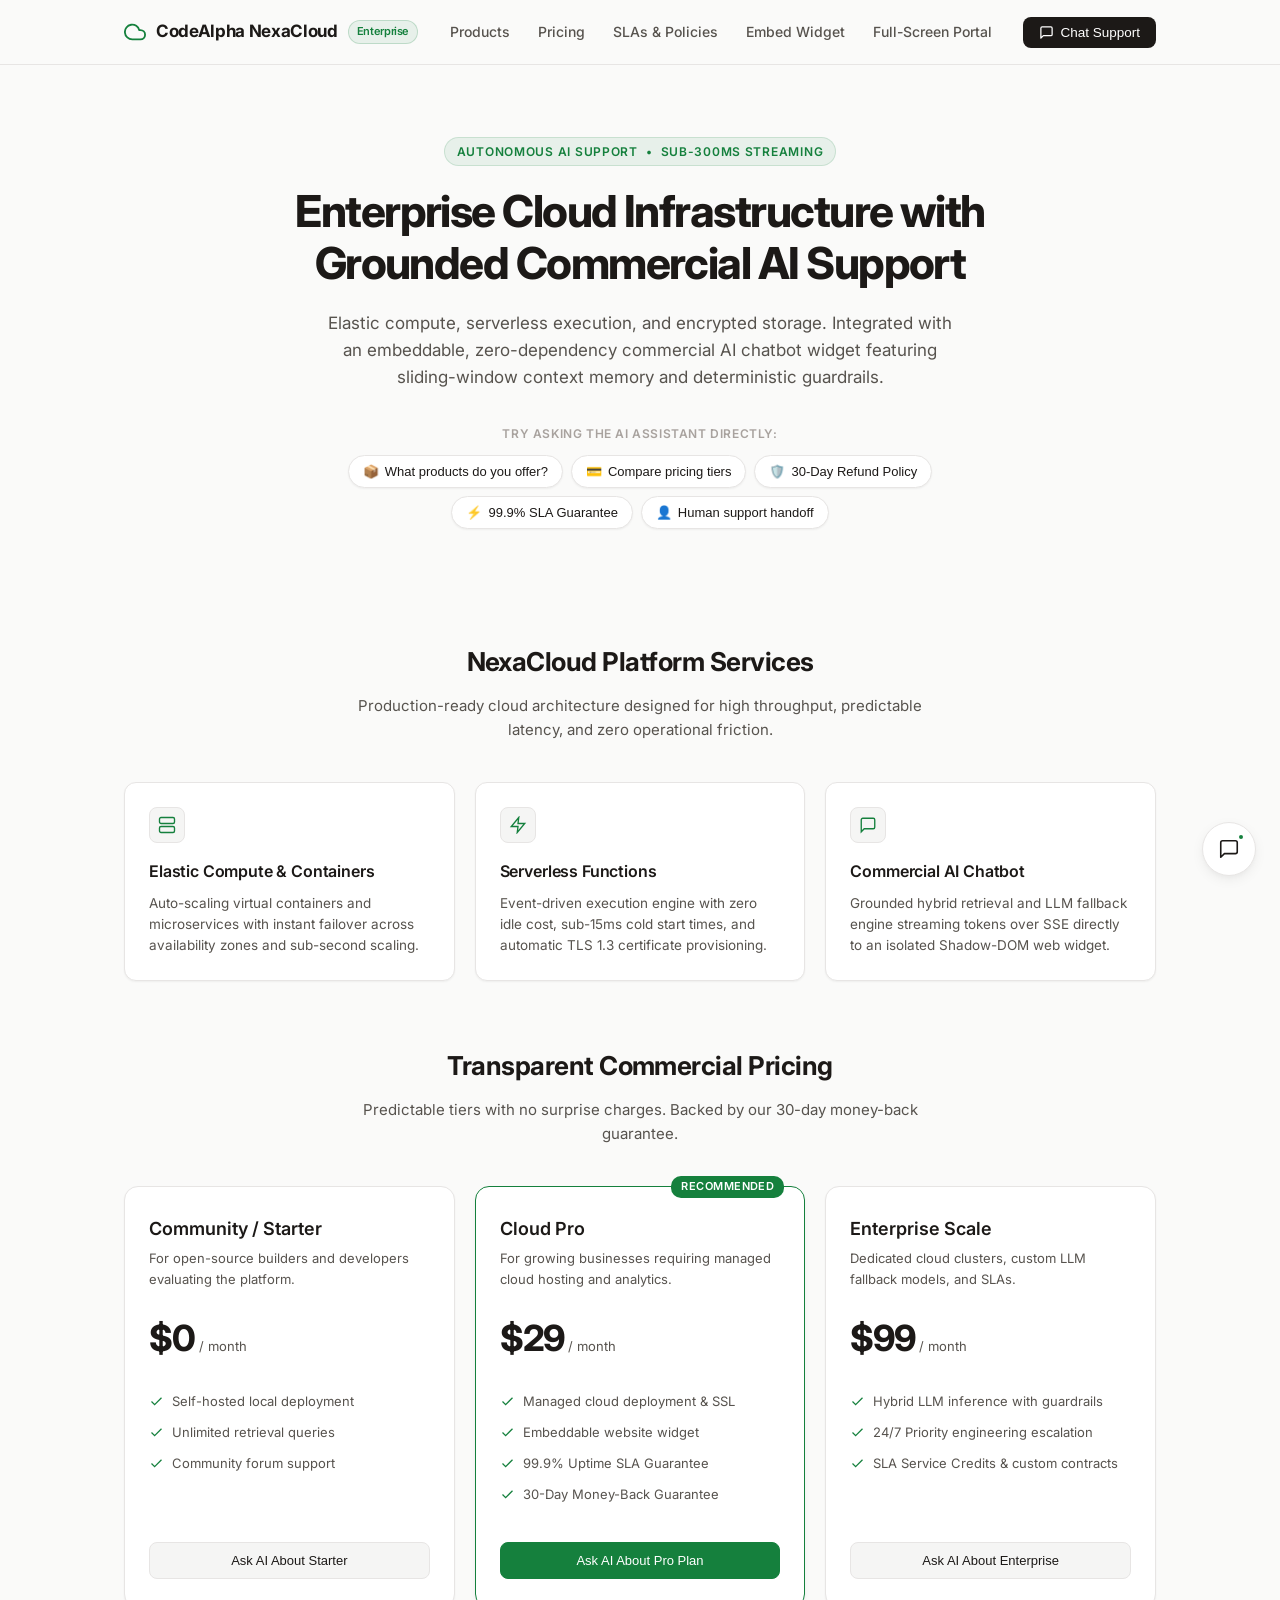
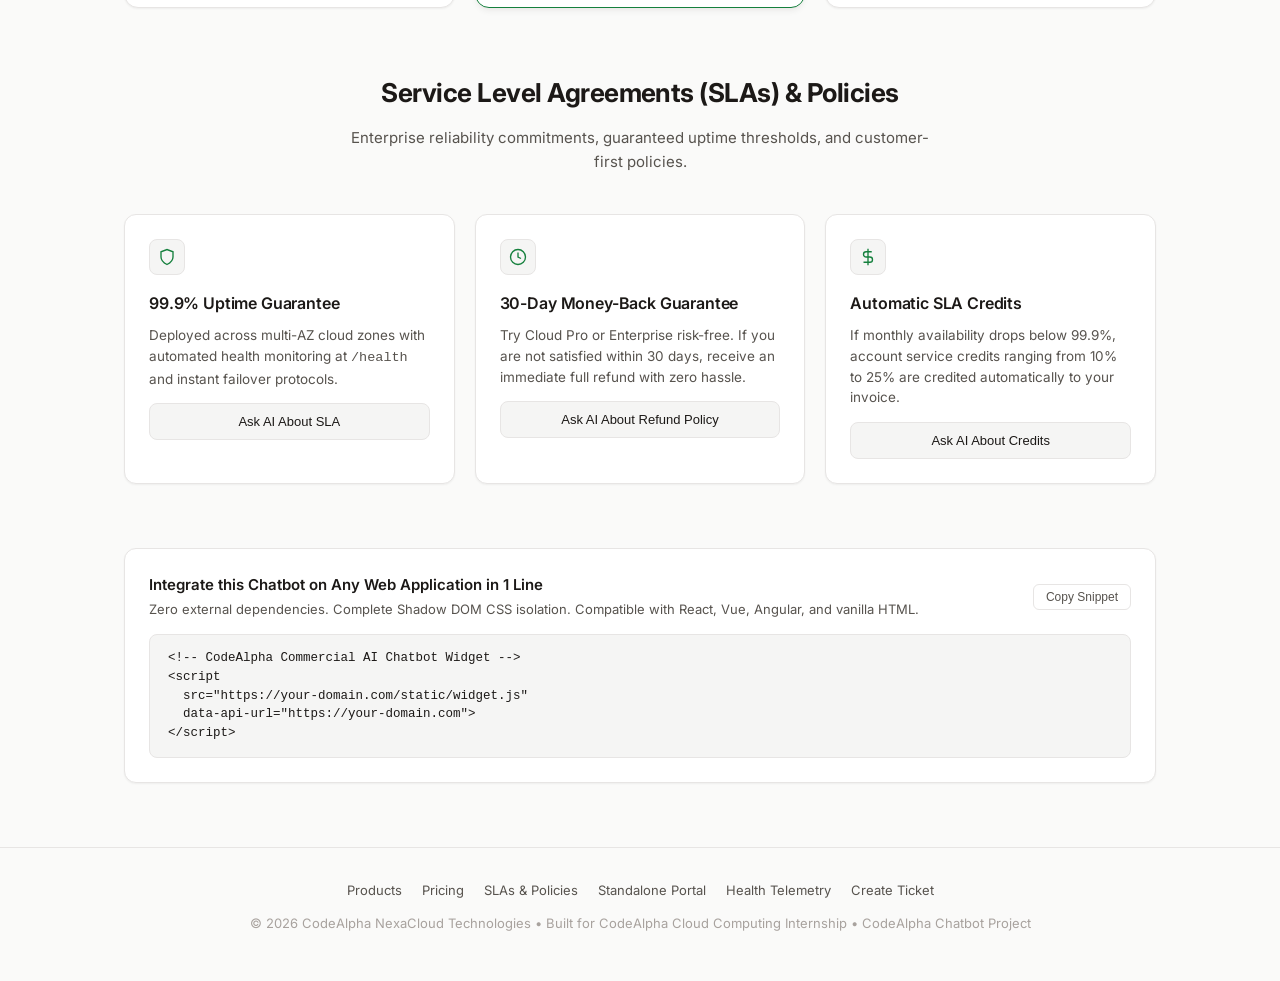
<file: templates/index.html>
<!DOCTYPE html>
<html lang="en">
<head>
  <meta charset="UTF-8">
  <meta name="viewport" content="width=device-width, initial-scale=1.0">
  <title>CodeAlpha NexaCloud — Enterprise Cloud Infrastructure & AI Assistant</title>
  <meta name="description" content="Next-generation cloud compute, serverless microservices, and autonomous commercial AI support with sub-300ms streaming.">
  <link rel="preconnect" href="https://fonts.googleapis.com">
  <link rel="preconnect" href="https://fonts.gstatic.com" crossorigin>
  <link href="https://fonts.googleapis.com/css2?family=Inter:wght@400;500;600;700&display=swap" rel="stylesheet">
  <style>
    :root {
      --font-sans: 'Inter', -apple-system, BlinkMacSystemFont, "Segoe UI", Roboto, sans-serif;
      --bg-canvas: #fafaf9;
      --bg-surface: #ffffff;
      --bg-subtle: #f5f5f4;
      --border-subtle: #e7e5e4;
      --border-accent: #d6d3d1;
      --text-main: #1c1917;
      --text-secondary: #57534e;
      --text-tertiary: #a8a29e;
      --brand-accent: #15803d;
      --brand-accent-hover: #166534;
      --brand-accent-soft: rgba(21, 128, 61, 0.08);
      --shadow-sm: 0 1px 2px 0 rgba(28, 25, 23, 0.05);
      --shadow-md: 0 4px 6px -1px rgba(28, 25, 23, 0.06), 0 2px 4px -2px rgba(28, 25, 23, 0.04);
      --shadow-lg: 0 10px 15px -3px rgba(28, 25, 23, 0.08), 0 4px 6px -4px rgba(28, 25, 23, 0.04);
    }

    html {
      scroll-behavior: smooth;
    }

    * {
      box-sizing: border-box;
      margin: 0;
      padding: 0;
    }

    body {
      font-family: var(--font-sans);
      background-color: var(--bg-canvas);
      color: var(--text-main);
      line-height: 1.6;
      -webkit-font-smoothing: antialiased;
    }

    a {
      color: inherit;
      text-decoration: none;
    }

    /* Container */
    .container {
      max-width: 1080px;
      margin: 0 auto;
      padding: 0 24px;
    }

    /* Header Navigation */
    .nav-bar {
      border-bottom: 1px solid var(--border-subtle);
      background-color: rgba(250, 250, 249, 0.95);
      backdrop-filter: blur(8px);
      position: sticky;
      top: 0;
      z-index: 100;
    }

    .nav-inner {
      display: flex;
      align-items: center;
      justify-content: space-between;
      height: 64px;
    }

    .nav-brand {
      display: flex;
      align-items: center;
      gap: 10px;
      font-weight: 700;
      font-size: 17px;
      letter-spacing: -0.02em;
      color: var(--text-main);
    }

    .nav-brand-badge {
      font-size: 11px;
      font-weight: 600;
      background-color: var(--brand-accent-soft);
      color: var(--brand-accent);
      padding: 2px 8px;
      border-radius: 12px;
      border: 1px solid rgba(21, 128, 61, 0.2);
    }

    .nav-links {
      display: flex;
      align-items: center;
      gap: 28px;
      list-style: none;
    }

    .nav-links a {
      font-size: 14px;
      color: var(--text-secondary);
      font-weight: 500;
      transition: color 0.15s;
    }

    .nav-links a:hover {
      color: var(--text-main);
    }

    .nav-cta {
      background-color: var(--text-main);
      color: #ffffff;
      padding: 8px 16px;
      border-radius: 8px;
      font-size: 13.5px;
      font-weight: 500;
      border: none;
      cursor: pointer;
      transition: background-color 0.15s;
      display: inline-flex;
      align-items: center;
      gap: 6px;
    }

    .nav-cta:hover {
      background-color: #292524;
    }

    /* Hero Section */
    .hero {
      padding: 72px 0 48px;
      text-align: center;
    }

    .hero-eyebrow {
      display: inline-flex;
      align-items: center;
      gap: 8px;
      font-size: 12px;
      font-weight: 600;
      text-transform: uppercase;
      letter-spacing: 0.06em;
      color: var(--brand-accent);
      background-color: var(--brand-accent-soft);
      padding: 4px 12px;
      border-radius: 20px;
      margin-bottom: 20px;
      border: 1px solid rgba(21, 128, 61, 0.15);
    }

    .hero-title {
      font-size: 44px;
      font-weight: 750;
      letter-spacing: -0.035em;
      line-height: 1.18;
      max-width: 820px;
      margin: 0 auto 20px;
      color: var(--text-main);
    }

    .hero-desc {
      font-size: 17px;
      color: var(--text-secondary);
      max-width: 640px;
      margin: 0 auto 32px;
      line-height: 1.6;
    }

    /* Quick Interactive Chips */
    .quick-chips-wrap {
      max-width: 720px;
      margin: 0 auto;
    }

    .chips-label {
      font-size: 12px;
      text-transform: uppercase;
      letter-spacing: 0.05em;
      color: var(--text-tertiary);
      margin-bottom: 12px;
      font-weight: 600;
    }

    .chips-group {
      display: flex;
      flex-wrap: wrap;
      justify-content: center;
      gap: 8px;
    }

    .action-chip {
      background-color: var(--bg-surface);
      border: 1px solid var(--border-subtle);
      color: var(--text-main);
      padding: 8px 14px;
      border-radius: 20px;
      font-size: 13px;
      font-weight: 500;
      cursor: pointer;
      display: inline-flex;
      align-items: center;
      gap: 6px;
      box-shadow: var(--shadow-sm);
      transition: all 0.15s ease;
    }

    .action-chip:hover {
      border-color: var(--brand-accent);
      color: var(--brand-accent);
      background-color: var(--brand-accent-soft);
      transform: translateY(-1px);
      box-shadow: var(--shadow-md);
    }

    /* Feature Cards */
    .section-title {
      font-size: 26px;
      font-weight: 700;
      letter-spacing: -0.02em;
      text-align: center;
      margin: 64px 0 12px;
    }

    .section-desc {
      font-size: 15px;
      color: var(--text-secondary);
      text-align: center;
      max-width: 580px;
      margin: 0 auto 40px;
    }

    .grid-3 {
      display: grid;
      grid-template-columns: repeat(3, 1fr);
      gap: 20px;
      margin-bottom: 64px;
    }

    .feature-card {
      background-color: var(--bg-surface);
      border: 1px solid var(--border-subtle);
      border-radius: 12px;
      padding: 24px;
      box-shadow: var(--shadow-sm);
      transition: border-color 0.15s, box-shadow 0.15s;
    }

    .feature-card:hover {
      border-color: var(--border-accent);
      box-shadow: var(--shadow-md);
    }

    .feature-icon {
      width: 36px;
      height: 36px;
      border-radius: 8px;
      background-color: var(--bg-subtle);
      border: 1px solid var(--border-subtle);
      display: flex;
      align-items: center;
      justify-content: center;
      color: var(--brand-accent);
      margin-bottom: 16px;
    }

    .feature-icon svg {
      width: 18px;
      height: 18px;
      stroke: currentColor;
      fill: none;
      stroke-width: 1.8;
    }

    .feature-card h3 {
      font-size: 16px;
      font-weight: 600;
      margin-bottom: 8px;
      letter-spacing: -0.01em;
    }

    .feature-card p {
      font-size: 13.5px;
      color: var(--text-secondary);
      line-height: 1.55;
    }

    /* Pricing Section */
    .pricing-grid {
      display: grid;
      grid-template-columns: repeat(3, 1fr);
      gap: 20px;
      margin-bottom: 64px;
    }

    .pricing-card {
      background-color: var(--bg-surface);
      border: 1px solid var(--border-subtle);
      border-radius: 14px;
      padding: 28px 24px;
      box-shadow: var(--shadow-sm);
      display: flex;
      flex-direction: column;
      position: relative;
    }

    .pricing-card.featured {
      border-color: var(--brand-accent);
      box-shadow: var(--shadow-md);
    }

    .pricing-badge {
      position: absolute;
      top: -11px;
      right: 20px;
      background-color: var(--brand-accent);
      color: #ffffff;
      font-size: 11px;
      font-weight: 600;
      padding: 2px 10px;
      border-radius: 10px;
      text-transform: uppercase;
      letter-spacing: 0.04em;
    }

    .pricing-title {
      font-size: 18px;
      font-weight: 600;
      margin-bottom: 4px;
    }

    .pricing-desc {
      font-size: 13px;
      color: var(--text-secondary);
      margin-bottom: 20px;
      min-height: 38px;
    }

    .pricing-price {
      display: flex;
      align-items: baseline;
      gap: 4px;
      margin-bottom: 24px;
    }

    .price-num {
      font-size: 36px;
      font-weight: 750;
      letter-spacing: -0.03em;
    }

    .price-period {
      font-size: 13px;
      color: var(--text-secondary);
    }

    .pricing-features {
      list-style: none;
      margin-bottom: 28px;
      flex: 1;
    }

    .pricing-features li {
      font-size: 13px;
      color: var(--text-secondary);
      margin-bottom: 10px;
      display: flex;
      align-items: center;
      gap: 8px;
    }

    .pricing-features li svg {
      width: 15px;
      height: 15px;
      stroke: var(--brand-accent);
      fill: none;
      stroke-width: 2;
      flex-shrink: 0;
    }

    .pricing-btn {
      background-color: var(--bg-subtle);
      color: var(--text-main);
      border: 1px solid var(--border-subtle);
      padding: 10px 16px;
      border-radius: 8px;
      font-size: 13px;
      font-weight: 500;
      cursor: pointer;
      text-align: center;
      transition: all 0.15s;
    }

    .pricing-btn:hover {
      background-color: var(--brand-accent-soft);
      border-color: var(--brand-accent);
      color: var(--brand-accent);
    }

    .pricing-card.featured .pricing-btn {
      background-color: var(--brand-accent);
      color: #ffffff;
      border-color: var(--brand-accent);
    }

    .pricing-card.featured .pricing-btn:hover {
      background-color: var(--brand-accent-hover);
    }

    /* Integration Snippet Box */
    .code-box-card {
      background-color: var(--bg-surface);
      border: 1px solid var(--border-subtle);
      border-radius: 12px;
      padding: 24px;
      margin-bottom: 64px;
      box-shadow: var(--shadow-sm);
    }

    .code-box-header {
      display: flex;
      align-items: center;
      justify-content: space-between;
      margin-bottom: 14px;
    }

    .code-box-header h3 {
      font-size: 15px;
      font-weight: 600;
    }

    .copy-btn {
      background: none;
      border: 1px solid var(--border-subtle);
      padding: 5px 12px;
      border-radius: 6px;
      font-size: 12px;
      cursor: pointer;
      color: var(--text-secondary);
      transition: all 0.15s;
    }

    .copy-btn:hover {
      border-color: var(--brand-accent);
      color: var(--brand-accent);
    }

    .code-snippet {
      background-color: var(--bg-subtle);
      border: 1px solid var(--border-subtle);
      border-radius: 8px;
      padding: 14px 18px;
      font-family: ui-monospace, SFMono-Regular, Menlo, Monaco, Consolas, monospace;
      font-size: 12.5px;
      color: var(--text-main);
      overflow-x: auto;
      line-height: 1.5;
    }

    /* Footer */
    .footer {
      border-top: 1px solid var(--border-subtle);
      padding: 32px 0 48px;
      text-align: center;
      font-size: 13px;
      color: var(--text-tertiary);
    }

    .footer-links {
      display: flex;
      justify-content: center;
      gap: 20px;
      margin-bottom: 12px;
    }

    .footer-links a {
      color: var(--text-secondary);
    }

    .footer-links a:hover {
      color: var(--text-main);
    }

    @media (max-width: 768px) {
      .hero-title {
        font-size: 32px;
      }
      .grid-3, .pricing-grid {
        grid-template-columns: 1fr;
      }
      .nav-links {
        display: none;
      }
    }
  </style>
</head>
<body>

  <!-- Top Navigation Bar -->
  <header class="nav-bar">
    <div class="container nav-inner">
      <div class="nav-brand">
        <svg width="22" height="22" viewBox="0 0 24 24" fill="none" stroke="#15803d" stroke-width="2" stroke-linecap="round" stroke-linejoin="round">
          <path d="M18 10h-1.26A8 8 0 1 0 9 20h9a5 5 0 0 0 0-10z"></path>
        </svg>
        <span>CodeAlpha NexaCloud</span>
        <span class="nav-brand-badge">Enterprise</span>
      </div>

      <ul class="nav-links">
        <li><a href="#products">Products</a></li>
        <li><a href="#pricing">Pricing</a></li>
        <li><a href="#slas">SLAs & Policies</a></li>
        <li><a href="#integration">Embed Widget</a></li>
        <li><a href="/chat" target="_blank">Full-Screen Portal</a></li>
      </ul>

      <button class="nav-cta" onclick="window.CodeAlphaChatbot.open()">
        <svg width="15" height="15" viewBox="0 0 24 24" fill="none" stroke="currentColor" stroke-width="2" stroke-linecap="round" stroke-linejoin="round">
          <path d="M21 15a2 2 0 0 1-2 2H7l-4 4V5a2 2 0 0 1 2-2h14a2 2 0 0 1 2 2z"></path>
        </svg>
        Chat Support
      </button>
    </div>
  </header>

  <!-- Hero Section -->
  <section class="hero">
    <div class="container">
      <div class="hero-eyebrow">
        <span>Autonomous AI Support</span>
        <span>•</span>
        <span>Sub-300ms Streaming</span>
      </div>

      <h1 class="hero-title">
        Enterprise Cloud Infrastructure with Grounded Commercial AI Support
      </h1>

      <p class="hero-desc">
        Elastic compute, serverless execution, and encrypted storage. Integrated with an embeddable, zero-dependency commercial AI chatbot widget featuring sliding-window context memory and deterministic guardrails.
      </p>

      <!-- Interactive Prompt Chips (Trigger Widget with Predefined Queries) -->
      <div class="quick-chips-wrap">
        <div class="chips-label">Try Asking the AI Assistant directly:</div>
        <div class="chips-group">
          <button class="action-chip" onclick="window.CodeAlphaChatbot.ask('What products and services do you offer?')">
            <span>📦</span> What products do you offer?
          </button>
          <button class="action-chip" onclick="window.CodeAlphaChatbot.ask('What are your pricing plans and tier comparisons?')">
            <span>💳</span> Compare pricing tiers
          </button>
          <button class="action-chip" onclick="window.CodeAlphaChatbot.ask('What is your return and refund policy?')">
            <span>🛡️</span> 30-Day Refund Policy
          </button>
          <button class="action-chip" onclick="window.CodeAlphaChatbot.ask('What is your uptime SLA guarantee?')">
            <span>⚡</span> 99.9% SLA Guarantee
          </button>
          <button class="action-chip" onclick="window.CodeAlphaChatbot.ask('I want to speak with a human agent')">
            <span>👤</span> Human support handoff
          </button>
        </div>
      </div>
    </div>
  </section>

  <!-- Products Section -->
  <section class="container" id="products">
    <h2 class="section-title">NexaCloud Platform Services</h2>
    <p class="section-desc">Production-ready cloud architecture designed for high throughput, predictable latency, and zero operational friction.</p>

    <div class="grid-3">
      <div class="feature-card">
        <div class="feature-icon">
          <svg viewBox="0 0 24 24"><rect x="2" y="2" width="20" height="8" rx="2" ry="2"></rect><rect x="2" y="14" width="20" height="8" rx="2" ry="2"></rect><line x1="6" y1="6" x2="6.01" y2="6"></line><line x1="6" y1="18" x2="6.01" y2="18"></line></svg>
        </div>
        <h3>Elastic Compute & Containers</h3>
        <p>Auto-scaling virtual containers and microservices with instant failover across availability zones and sub-second scaling.</p>
      </div>

      <div class="feature-card">
        <div class="feature-icon">
          <svg viewBox="0 0 24 24"><path d="M13 2L3 14h9l-1 8 10-12h-9l1-8z"></path></svg>
        </div>
        <h3>Serverless Functions</h3>
        <p>Event-driven execution engine with zero idle cost, sub-15ms cold start times, and automatic TLS 1.3 certificate provisioning.</p>
      </div>

      <div class="feature-card">
        <div class="feature-icon">
          <svg viewBox="0 0 24 24"><path d="M21 15a2 2 0 0 1-2 2H7l-4 4V5a2 2 0 0 1 2-2h14a2 2 0 0 1 2 2z"></path></svg>
        </div>
        <h3>Commercial AI Chatbot</h3>
        <p>Grounded hybrid retrieval and LLM fallback engine streaming tokens over SSE directly to an isolated Shadow-DOM web widget.</p>
      </div>
    </div>
  </section>

  <!-- Pricing Plans Section -->
  <section class="container" id="pricing">
    <h2 class="section-title">Transparent Commercial Pricing</h2>
    <p class="section-desc">Predictable tiers with no surprise charges. Backed by our 30-day money-back guarantee.</p>

    <div class="pricing-grid">
      <!-- Starter Tier -->
      <div class="pricing-card">
        <div class="pricing-title">Community / Starter</div>
        <div class="pricing-desc">For open-source builders and developers evaluating the platform.</div>
        <div class="pricing-price">
          <span class="price-num">$0</span>
          <span class="price-period">/ month</span>
        </div>
        <ul class="pricing-features">
          <li>
            <svg viewBox="0 0 24 24"><polyline points="20 6 9 17 4 12"></polyline></svg>
            Self-hosted local deployment
          </li>
          <li>
            <svg viewBox="0 0 24 24"><polyline points="20 6 9 17 4 12"></polyline></svg>
            Unlimited retrieval queries
          </li>
          <li>
            <svg viewBox="0 0 24 24"><polyline points="20 6 9 17 4 12"></polyline></svg>
            Community forum support
          </li>
        </ul>
        <button class="pricing-btn" onclick="window.CodeAlphaChatbot.ask('Tell me about the Starter free plan features')">
          Ask AI About Starter
        </button>
      </div>

      <!-- Pro Tier -->
      <div class="pricing-card featured">
        <span class="pricing-badge">Recommended</span>
        <div class="pricing-title">Cloud Pro</div>
        <div class="pricing-desc">For growing businesses requiring managed cloud hosting and analytics.</div>
        <div class="pricing-price">
          <span class="price-num">$29</span>
          <span class="price-period">/ month</span>
        </div>
        <ul class="pricing-features">
          <li>
            <svg viewBox="0 0 24 24"><polyline points="20 6 9 17 4 12"></polyline></svg>
            Managed cloud deployment & SSL
          </li>
          <li>
            <svg viewBox="0 0 24 24"><polyline points="20 6 9 17 4 12"></polyline></svg>
            Embeddable website widget
          </li>
          <li>
            <svg viewBox="0 0 24 24"><polyline points="20 6 9 17 4 12"></polyline></svg>
            99.9% Uptime SLA Guarantee
          </li>
          <li>
            <svg viewBox="0 0 24 24"><polyline points="20 6 9 17 4 12"></polyline></svg>
            30-Day Money-Back Guarantee
          </li>
        </ul>
        <button class="pricing-btn" onclick="window.CodeAlphaChatbot.ask('Tell me about the Cloud Pro plan and SLA guarantee')">
          Ask AI About Pro Plan
        </button>
      </div>

      <!-- Enterprise Tier -->
      <div class="pricing-card">
        <div class="pricing-title">Enterprise Scale</div>
        <div class="pricing-desc">Dedicated cloud clusters, custom LLM fallback models, and SLAs.</div>
        <div class="pricing-price">
          <span class="price-num">$99</span>
          <span class="price-period">/ month</span>
        </div>
        <ul class="pricing-features">
          <li>
            <svg viewBox="0 0 24 24"><polyline points="20 6 9 17 4 12"></polyline></svg>
            Hybrid LLM inference with guardrails
          </li>
          <li>
            <svg viewBox="0 0 24 24"><polyline points="20 6 9 17 4 12"></polyline></svg>
            24/7 Priority engineering escalation
          </li>
          <li>
            <svg viewBox="0 0 24 24"><polyline points="20 6 9 17 4 12"></polyline></svg>
            SLA Service Credits & custom contracts
          </li>
        </ul>
        <button class="pricing-btn" onclick="window.CodeAlphaChatbot.ask('What is included in the Enterprise Scale plan?')">
          Ask AI About Enterprise
        </button>
      </div>
    </div>
  </section>

  <!-- SLAs & Policies Section -->
  <section class="container" id="slas">
    <h2 class="section-title">Service Level Agreements (SLAs) & Policies</h2>
    <p class="section-desc">Enterprise reliability commitments, guaranteed uptime thresholds, and customer-first policies.</p>

    <div class="grid-3">
      <div class="feature-card">
        <div class="feature-icon">
          <svg viewBox="0 0 24 24"><path d="M12 22s8-4 8-10V5l-8-3-8 3v7c0 6 8 10 8 10z"></path></svg>
        </div>
        <h3>99.9% Uptime Guarantee</h3>
        <p>Deployed across multi-AZ cloud zones with automated health monitoring at <code>/health</code> and instant failover protocols.</p>
        <button class="pricing-btn" style="width: 100%; margin-top: 14px;" onclick="window.CodeAlphaChatbot.ask('Tell me about your SLA and uptime guarantee')">
          Ask AI About SLA
        </button>
      </div>

      <div class="feature-card">
        <div class="feature-icon">
          <svg viewBox="0 0 24 24"><circle cx="12" cy="12" r="10"></circle><polyline points="12 6 12 12 16 14"></polyline></svg>
        </div>
        <h3>30-Day Money-Back Guarantee</h3>
        <p>Try Cloud Pro or Enterprise risk-free. If you are not satisfied within 30 days, receive an immediate full refund with zero hassle.</p>
        <button class="pricing-btn" style="width: 100%; margin-top: 14px;" onclick="window.CodeAlphaChatbot.ask('What is your refund policy?')">
          Ask AI About Refund Policy
        </button>
      </div>

      <div class="feature-card">
        <div class="feature-icon">
          <svg viewBox="0 0 24 24"><line x1="12" y1="1" x2="12" y2="23"></line><path d="M17 5H9.5a3.5 3.5 0 0 0 0 7h5a3.5 3.5 0 0 1 0 7H6"></path></svg>
        </div>
        <h3>Automatic SLA Credits</h3>
        <p>If monthly availability drops below 99.9%, account service credits ranging from 10% to 25% are credited automatically to your invoice.</p>
        <button class="pricing-btn" style="width: 100%; margin-top: 14px;" onclick="window.CodeAlphaChatbot.ask('How do SLA service credits work?')">
          Ask AI About Credits
        </button>
      </div>
    </div>
  </section>

  <!-- Embed Widget Section -->
  <section class="container" id="integration">
    <div class="code-box-card">
      <div class="code-box-header">
        <div>
          <h3>Integrate this Chatbot on Any Web Application in 1 Line</h3>
          <p style="font-size: 13px; color: var(--text-secondary); margin-top: 2px;">
            Zero external dependencies. Complete Shadow DOM CSS isolation. Compatible with React, Vue, Angular, and vanilla HTML.
          </p>
        </div>
        <button class="copy-btn" id="copy-btn" onclick="copySnippet()">Copy Snippet</button>
      </div>
      <pre class="code-snippet" id="snippet-code">&lt;!-- CodeAlpha Commercial AI Chatbot Widget --&gt;
&lt;script 
  src="https://your-domain.com/static/widget.js" 
  data-api-url="https://your-domain.com"&gt;
&lt;/script&gt;</pre>
    </div>
  </section>

  <!-- Footer -->
  <footer class="footer">
    <div class="container">
      <div class="footer-links">
        <a href="#products">Products</a>
        <a href="#pricing">Pricing</a>
        <a href="#slas">SLAs & Policies</a>
        <a href="/chat">Standalone Portal</a>
        <a href="/health">Health Telemetry</a>
        <a href="javascript:void(0)" onclick="window.CodeAlphaChatbot.ask('ticket: General sales inquiry')">Create Ticket</a>
      </div>
      <p>© 2026 CodeAlpha NexaCloud Technologies • Built for CodeAlpha Cloud Computing Internship • CodeAlpha Chatbot Project</p>
    </div>
  </footer>

  <script>
    function copySnippet() {
      const text = document.getElementById("snippet-code").innerText;
      navigator.clipboard.writeText(text).then(() => {
        const btn = document.getElementById("copy-btn");
        btn.innerText = "Copied!";
        setTimeout(() => btn.innerText = "Copy Snippet", 2000);
      });
    }
  </script>

  <!-- Embeddable Commercial AI Chatbot Widget -->
  <script src="/static/widget.js"></script>
</body>
</html>
</file>
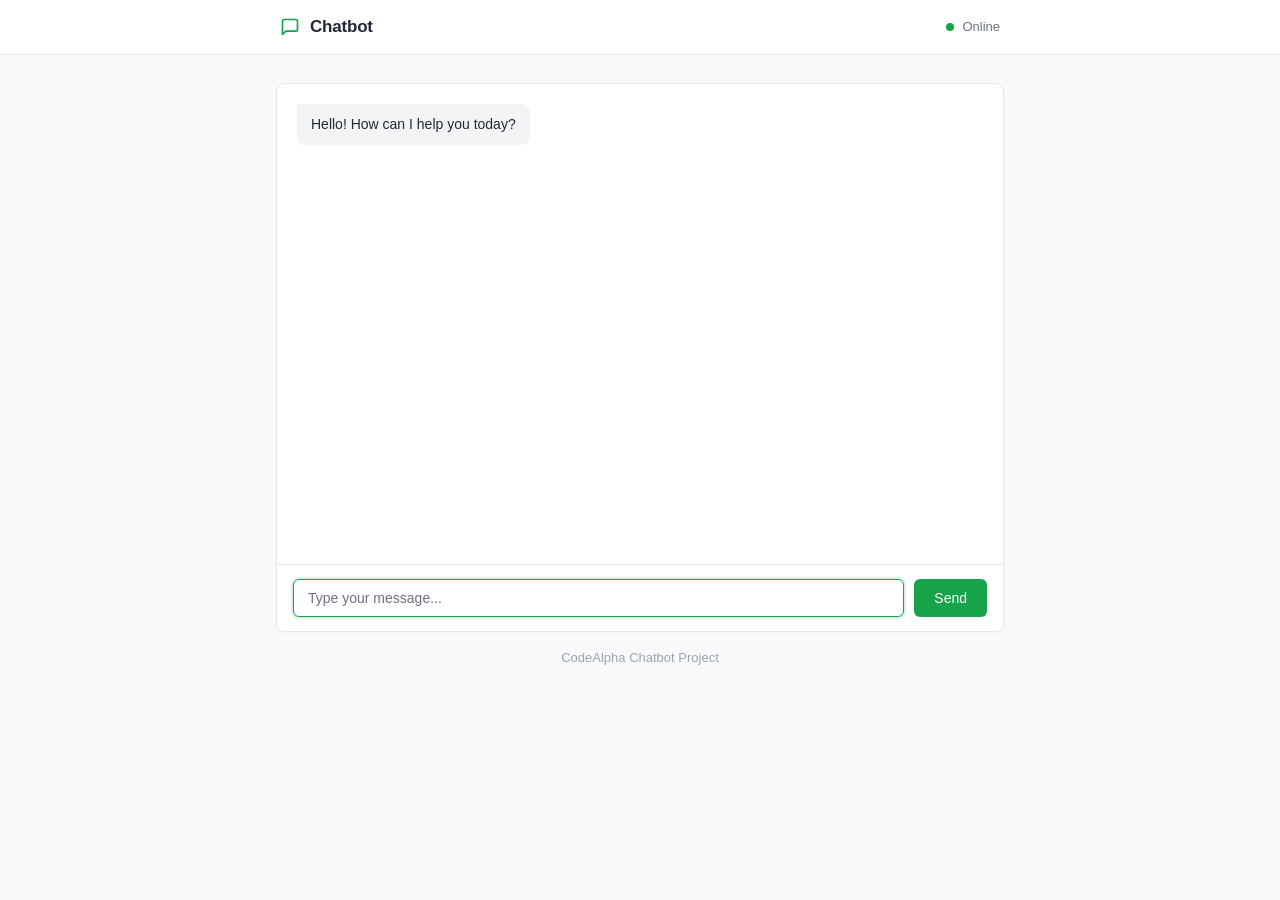
<file: templates/chat.html>
<!DOCTYPE html>
<html lang="en">
<head>
  <meta charset="UTF-8">
  <meta name="viewport" content="width=device-width, initial-scale=1.0">
  <title>Chatbot - CodeAlpha Chatbot Project</title>
  <link rel="stylesheet" href="/static/css/style.css">
</head>
<body>

  <!-- Header -->
  <header class="header">
    <div class="header-container">
      <div class="header-left">
        <svg class="chat-icon" viewBox="0 0 24 24" width="20" height="20" fill="none" stroke="currentColor" stroke-width="2" stroke-linecap="round" stroke-linejoin="round">
          <path d="M21 15a2 2 0 0 1-2 2H7l-4 4V5a2 2 0 0 1 2-2h14a2 2 0 0 1 2 2z"></path>
        </svg>
        <span class="header-title">Chatbot</span>
      </div>
      <div class="header-right">
        <span class="status-indicator"></span>
        <span class="status-text">Online</span>
      </div>
    </div>
  </header>

  <!-- Main Chat Container -->
  <main class="main-container">
    <div class="chat-card">
      <div id="chat-messages" class="chat-messages" aria-live="polite">
        <!-- Initial Welcome Message -->
        <div class="message bot">
          <div class="bubble">Hello! How can I help you today?</div>
        </div>
      </div>

      <!-- Message Input Form -->
      <form id="chat-form" class="chat-input-area">
        <input
          type="text"
          id="user-input"
          class="chat-input"
          placeholder="Type your message..."
          autocomplete="off"
          required
        />
        <button type="submit" id="send-button" class="send-btn">Send</button>
      </form>
    </div>

    <!-- Footer -->
    <footer class="footer">
      CodeAlpha Chatbot Project
    </footer>
  </main>

  <script src="/static/js/main.js"></script>
</body>
</html>
</file>
<file: static/css/style.css>
/* Simple, Clean, Natural Styling for CodeAlpha Chatbot */

:root {
  --bg-page: #f8f9fa;
  --bg-card: #ffffff;
  --text-main: #1f2937;
  --text-muted: #6b7280;
  --text-footer: #9ca3af;
  --border-color: #e5e7eb;
  --input-border: #d1d5db;

  /* Subtle soft green accent */
  --accent-green: #16a34a;
  --accent-green-hover: #15803d;
  --bubble-bot-bg: #f3f4f6;
  --bubble-bot-text: #1f2937;
  --bubble-user-bg: #dcfce7;
  --bubble-user-text: #14532d;
}

* {
  box-sizing: border-box;
  margin: 0;
  padding: 0;
}

body {
  font-family: 'Inter', Arial, -apple-system, BlinkMacSystemFont, 'Segoe UI', Roboto, sans-serif;
  background-color: var(--bg-page);
  color: var(--text-main);
  line-height: 1.5;
  min-height: 100vh;
  display: flex;
  flex-direction: column;
}

/* Header */
.header {
  background-color: var(--bg-card);
  border-bottom: 1px solid var(--border-color);
  width: 100%;
}

.header-container {
  max-width: 760px;
  margin: 0 auto;
  padding: 14px 20px;
  display: flex;
  align-items: center;
  justify-content: space-between;
}

.header-left {
  display: flex;
  align-items: center;
  gap: 10px;
}

.chat-icon {
  color: var(--accent-green);
  display: flex;
  align-items: center;
}

.header-title {
  font-size: 17px;
  font-weight: 600;
  color: var(--text-main);
  letter-spacing: -0.2px;
}

.header-right {
  display: flex;
  align-items: center;
  gap: 8px;
}

.status-indicator {
  width: 8px;
  height: 8px;
  border-radius: 50%;
  background-color: var(--accent-green);
}

.status-text {
  font-size: 13px;
  color: var(--text-muted);
}

/* Main Container */
.main-container {
  flex: 1;
  max-width: 760px;
  width: 100%;
  margin: 28px auto 0;
  padding: 0 16px;
  display: flex;
  flex-direction: column;
}

/* Chat Card */
.chat-card {
  background-color: var(--bg-card);
  border: 1px solid var(--border-color);
  border-radius: 8px;
  display: flex;
  flex-direction: column;
  overflow: hidden;
  box-shadow: 0 1px 3px rgba(0, 0, 0, 0.04);
}

/* Messages Area */
.chat-messages {
  height: 480px;
  max-height: calc(100vh - 230px);
  overflow-y: auto;
  padding: 20px;
  display: flex;
  flex-direction: column;
  gap: 14px;
}

.message {
  display: flex;
  width: 100%;
}

.message.bot {
  justify-content: flex-start;
}

.message.user {
  justify-content: flex-end;
}

.bubble {
  max-width: 80%;
  padding: 10px 14px;
  border-radius: 8px;
  font-size: 14px;
  line-height: 1.5;
  word-break: break-word;
  white-space: pre-wrap;
}

.message.bot .bubble {
  background-color: var(--bubble-bot-bg);
  color: var(--bubble-bot-text);
  border-top-left-radius: 2px;
}

.message.user .bubble {
  background-color: var(--bubble-user-bg);
  color: var(--bubble-user-text);
  border-top-right-radius: 2px;
}

/* Formatting inside bubbles */
.bubble p {
  margin: 0 0 6px 0;
}

.bubble p:last-child {
  margin-bottom: 0;
}

.bubble strong {
  font-weight: 600;
}

.bubble code {
  background: rgba(0, 0, 0, 0.06);
  padding: 2px 4px;
  border-radius: 4px;
  font-family: Consolas, Monaco, monospace;
  font-size: 13px;
}

/* Subtle typing placeholder */
.typing-indicator {
  display: flex;
  align-items: center;
  gap: 4px;
  padding: 10px 14px;
  background-color: var(--bubble-bot-bg);
  color: var(--text-muted);
  font-size: 13px;
  border-radius: 8px;
  border-top-left-radius: 2px;
  width: fit-content;
}

.typing-dot {
  width: 5px;
  height: 5px;
  border-radius: 50%;
  background-color: var(--text-muted);
  opacity: 0.6;
  animation: typing-blink 1.2s infinite ease-in-out;
}

.typing-dot:nth-child(2) {
  animation-delay: 0.2s;
}

.typing-dot:nth-child(3) {
  animation-delay: 0.4s;
}

@keyframes typing-blink {
  0%, 80%, 100% { opacity: 0.3; transform: scale(0.9); }
  40% { opacity: 1; transform: scale(1.1); }
}

/* Input Area */
.chat-input-area {
  display: flex;
  gap: 10px;
  padding: 14px 16px;
  border-top: 1px solid var(--border-color);
  background-color: var(--bg-card);
}

.chat-input {
  flex: 1;
  border: 1px solid var(--input-border);
  border-radius: 6px;
  padding: 10px 14px;
  font-size: 14px;
  color: var(--text-main);
  background-color: #ffffff;
  outline: none;
  transition: border-color 0.15s ease, box-shadow 0.15s ease;
}

.chat-input:focus {
  border-color: var(--accent-green);
  box-shadow: 0 0 0 2px rgba(22, 163, 74, 0.15);
}

.chat-input::placeholder {
  color: var(--text-muted);
}

.send-btn {
  background-color: var(--accent-green);
  color: #ffffff;
  border: none;
  border-radius: 6px;
  padding: 10px 20px;
  font-size: 14px;
  font-weight: 500;
  cursor: pointer;
  transition: background-color 0.15s ease;
}

.send-btn:hover {
  background-color: var(--accent-green-hover);
}

.send-btn:active {
  background-color: #166534;
}

.send-btn:disabled {
  opacity: 0.6;
  cursor: not-allowed;
}

/* Footer */
.footer {
  text-align: center;
  font-size: 13px;
  color: var(--text-footer);
  padding: 16px 0 24px;
}

/* Responsive */
@media (max-width: 640px) {
  .header-container {
    padding: 12px 16px;
  }

  .main-container {
    margin-top: 12px;
    padding: 0 10px;
  }

  .chat-messages {
    height: calc(100vh - 180px);
    padding: 14px;
    gap: 10px;
  }

  .bubble {
    max-width: 88%;
    font-size: 13.5px;
  }

  .chat-input-area {
    padding: 10px 12px;
    gap: 8px;
  }

  .chat-input {
    padding: 9px 12px;
  }

  .send-btn {
    padding: 9px 16px;
  }
}
</file>
